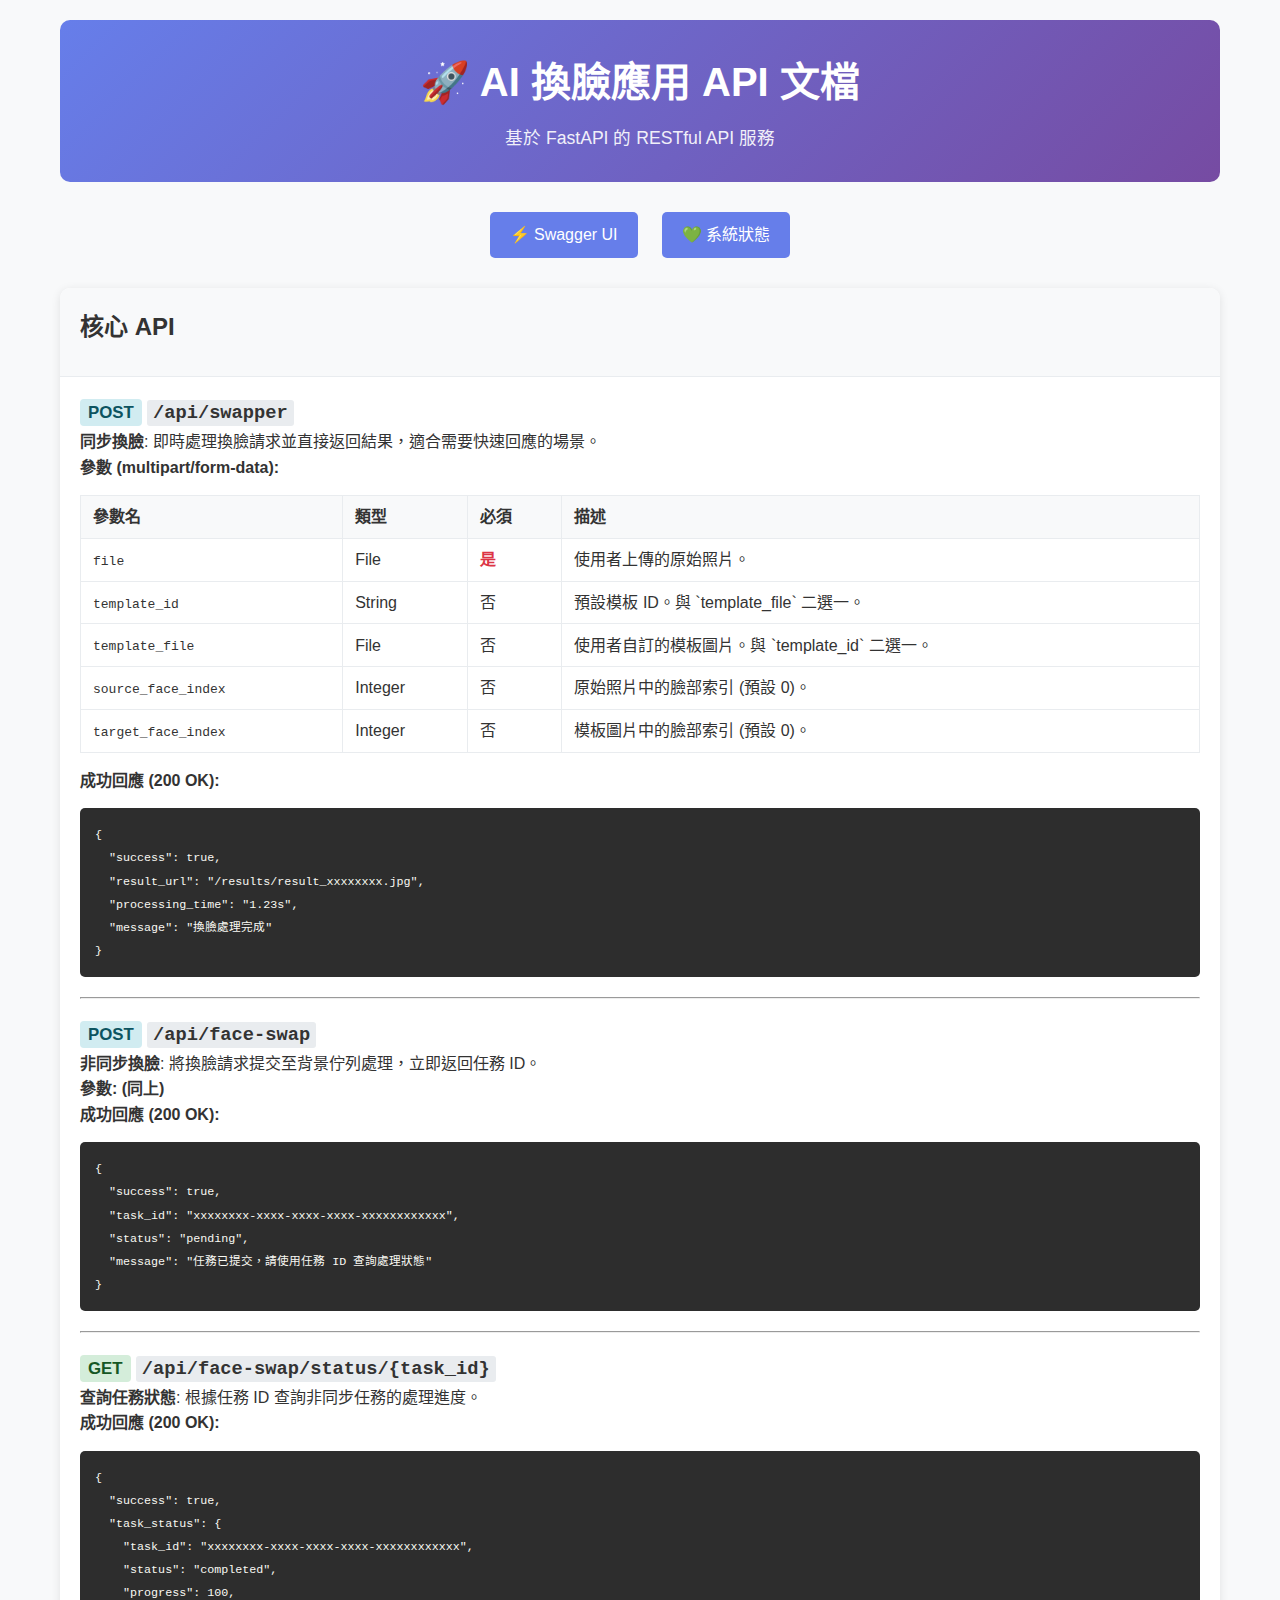
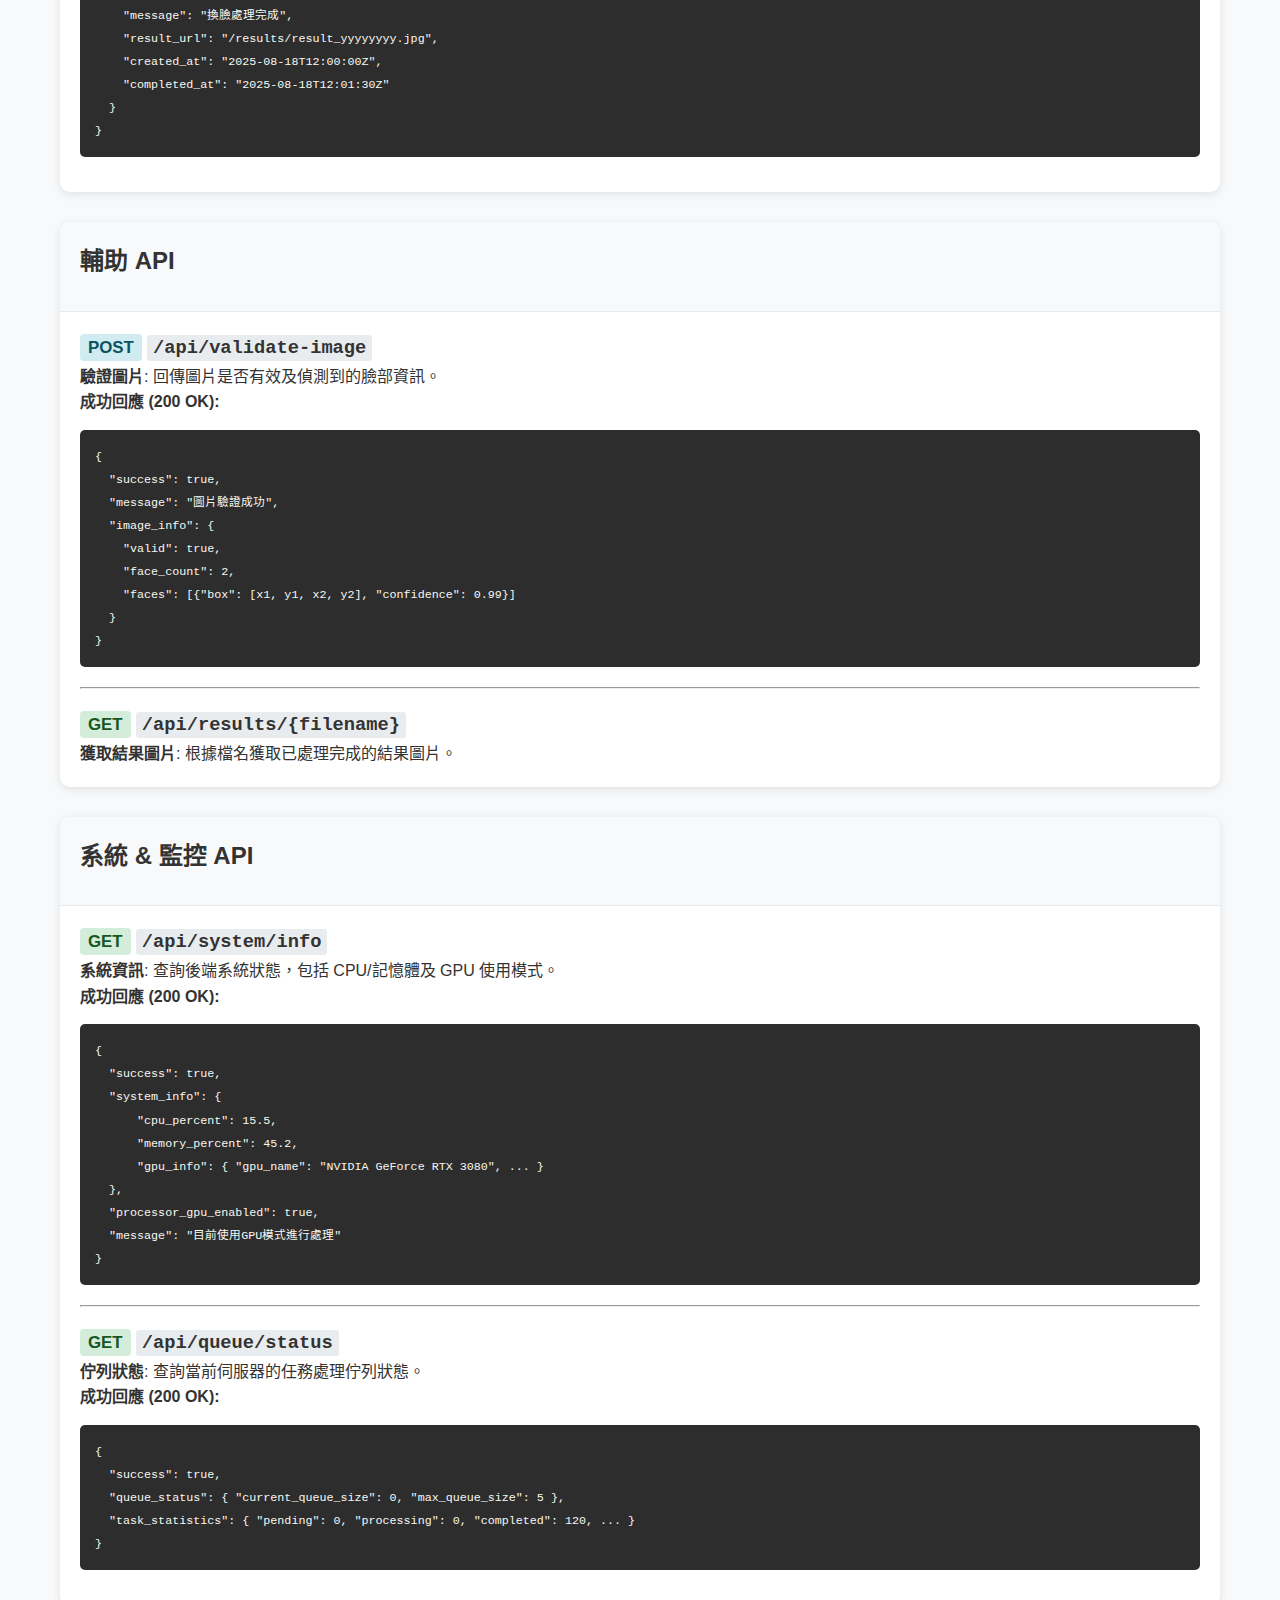
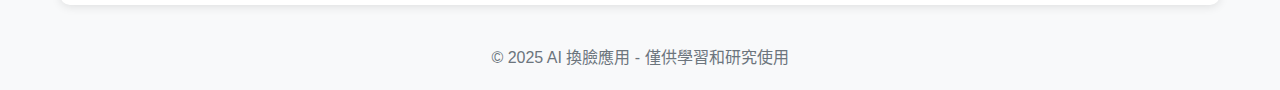
<file: frontend/api.html>
<!DOCTYPE html>
<html lang="zh-TW">
<head>
    <meta charset="UTF-8">
    <meta name="viewport" content="width=device-width, initial-scale=1.0">
    <title>API 文檔 - AI 換臉應用</title>
    <style>
        * { margin: 0; padding: 0; box-sizing: border-box; }
        body { font-family: 'Microsoft JhengHei', 'Segoe UI', sans-serif; line-height: 1.6; color: #333; background: #f8f9fa; }
        .container { max-width: 1200px; margin: 0 auto; padding: 20px; }
        .header { background: linear-gradient(135deg, #667eea, #764ba2); color: white; padding: 30px 0; text-align: center; margin-bottom: 30px; border-radius: 10px; }
        .header h1 { font-size: 2.5em; margin-bottom: 10px; }
        .header p { font-size: 1.1em; opacity: 0.9; }
        .nav-links { text-align: center; margin-bottom: 30px; }
        .nav-links a { display: inline-block; margin: 0 10px; padding: 10px 20px; background: #667eea; color: white; text-decoration: none; border-radius: 5px; transition: background 0.3s; }
        .nav-links a:hover { background: #5a6fd8; }
        .api-section { background: white; margin-bottom: 30px; border-radius: 10px; box-shadow: 0 2px 10px rgba(0,0,0,0.1); overflow: hidden; }
        .section-header { background: #f8f9fa; padding: 20px; border-bottom: 1px solid #e9ecef; }
        .section-header h2 { color: #333; margin-bottom: 10px; }
        .section-content { padding: 20px; }
        .api-table { width: 100%; border-collapse: collapse; margin-bottom: 20px; }
        .api-table th, .api-table td { padding: 12px; text-align: left; border-bottom: 1px solid #e9ecef; }
        .api-table th { background: #f8f9fa; font-weight: 600; color: #495057; }
        .method { padding: 4px 8px; border-radius: 4px; font-weight: bold; font-size: 0.9em; }
        .method.get { background: #d4edda; color: #155724; }
        .method.post { background: #d1ecf1; color: #0c5460; }
        .method.delete { background: #f8d7da; color: #721c24; }
        .endpoint { font-family: 'Courier New', monospace; background: #e9ecef; padding: 2px 6px; border-radius: 3px; }
        .code-block { background: #2d2d2d; color: #f8f8f2; border-radius: 5px; padding: 15px; margin: 15px 0; overflow-x: auto; }
        .code-block pre { margin: 0; font-family: 'Courier New', monospace; font-size: 0.9em; }
        .parameter-table { width: 100%; border-collapse: collapse; margin: 15px 0; }
        .parameter-table th, .parameter-table td { padding: 8px 12px; border: 1px solid #e9ecef; text-align: left; }
        .parameter-table th { background: #f8f9fa; }
        .required { color: #dc3545; font-weight: bold; }
        @media (max-width: 768px) {
            .container { padding: 10px; }
            .header h1 { font-size: 2em; }
            .nav-links a { display: block; margin: 5px 0; }
        }
    </style>
</head>
<body>
    <div class="container">
        <div class="header">
            <h1>🚀 AI 換臉應用 API 文檔</h1>
            <p>基於 FastAPI 的 RESTful API 服務</p>
        </div>

        <div class="nav-links">
            <a href="/api/docs" target="_blank">⚡ Swagger UI</a>
            <a href="/api/system/info" target="_blank">💚 系統狀態</a>
        </div>

        <!-- 核心 API -->
        <div class="api-section">
            <div class="section-header">
                <h2>核心 API</h2>
            </div>
            <div class="section-content">
                <!-- 同步換臉 -->
                <h3><span class="method post">POST</span> <code class="endpoint">/api/swapper</code></h3>
                <p><strong>同步換臉</strong>: 即時處理換臉請求並直接返回結果，適合需要快速回應的場景。</p>
                <h4>參數 (multipart/form-data):</h4>
                <table class="parameter-table">
                    <thead><tr><th>參數名</th><th>類型</th><th>必須</th><th>描述</th></tr></thead>
                    <tbody>
                        <tr><td><code>file</code></td><td>File</td><td><span class="required">是</span></td><td>使用者上傳的原始照片。</td></tr>
                        <tr><td><code>template_id</code></td><td>String</td><td>否</td><td>預設模板 ID。與 `template_file` 二選一。</td></tr>
                        <tr><td><code>template_file</code></td><td>File</td><td>否</td><td>使用者自訂的模板圖片。與 `template_id` 二選一。</td></tr>
                        <tr><td><code>source_face_index</code></td><td>Integer</td><td>否</td><td>原始照片中的臉部索引 (預設 0)。</td></tr>
                        <tr><td><code>target_face_index</code></td><td>Integer</td><td>否</td><td>模板圖片中的臉部索引 (預設 0)。</td></tr>
                    </tbody>
                </table>
                <h4>成功回應 (200 OK):</h4>
                <div class="code-block"><pre><code>{
  "success": true,
  "result_url": "/results/result_xxxxxxxx.jpg",
  "processing_time": "1.23s",
  "message": "換臉處理完成"
}</code></pre></div>

                <!-- 非同步換臉 -->
                <hr style="margin: 20px 0;">
                <h3><span class="method post">POST</span> <code class="endpoint">/api/face-swap</code></h3>
                <p><strong>非同步換臉</strong>: 將換臉請求提交至背景佇列處理，立即返回任務 ID。</p>
                <h4>參數: (同上)</h4>
                <h4>成功回應 (200 OK):</h4>
                <div class="code-block"><pre><code>{
  "success": true,
  "task_id": "xxxxxxxx-xxxx-xxxx-xxxx-xxxxxxxxxxxx",
  "status": "pending",
  "message": "任務已提交，請使用任務 ID 查詢處理狀態"
}</code></pre></div>

                <!-- 查詢任務狀態 -->
                <hr style="margin: 20px 0;">
                <h3><span class="method get">GET</span> <code class="endpoint">/api/face-swap/status/{task_id}</code></h3>
                <p><strong>查詢任務狀態</strong>: 根據任務 ID 查詢非同步任務的處理進度。</p>
                <h4>成功回應 (200 OK):</h4>
                <div class="code-block"><pre><code>{
  "success": true,
  "task_status": {
    "task_id": "xxxxxxxx-xxxx-xxxx-xxxx-xxxxxxxxxxxx",
    "status": "completed",
    "progress": 100,
    "message": "換臉處理完成",
    "result_url": "/results/result_yyyyyyyy.jpg",
    "created_at": "2025-08-18T12:00:00Z",
    "completed_at": "2025-08-18T12:01:30Z"
  }
}</code></pre></div>
            </div>
        </div>

        <!-- 輔助 API -->
        <div class="api-section">
            <div class="section-header">
                <h2>輔助 API</h2>
            </div>
            <div class="section-content">
                <!-- 驗證圖片 -->
                <h3><span class="method post">POST</span> <code class="endpoint">/api/validate-image</code></h3>
                <p><strong>驗證圖片</strong>: 回傳圖片是否有效及偵測到的臉部資訊。</p>
                <h4>成功回應 (200 OK):</h4>
                <div class="code-block"><pre><code>{
  "success": true,
  "message": "圖片驗證成功",
  "image_info": {
    "valid": true,
    "face_count": 2,
    "faces": [{"box": [x1, y1, x2, y2], "confidence": 0.99}]
  }
}</code></pre></div>

                <!-- 獲取結果圖片 -->
                <hr style="margin: 20px 0;">
                <h3><span class="method get">GET</span> <code class="endpoint">/api/results/{filename}</code></h3>
                <p><strong>獲取結果圖片</strong>: 根據檔名獲取已處理完成的結果圖片。</p>
            </div>
        </div>

        <!-- 系統 API -->
        <div class="api-section">
            <div class="section-header">
                <h2>系統 & 監控 API</h2>
            </div>
            <div class="section-content">
                <!-- 系統資訊 -->
                <h3><span class="method get">GET</span> <code class="endpoint">/api/system/info</code></h3>
                <p><strong>系統資訊</strong>: 查詢後端系統狀態，包括 CPU/記憶體及 GPU 使用模式。</p>
                <h4>成功回應 (200 OK):</h4>
                <div class="code-block"><pre><code>{
  "success": true,
  "system_info": {
      "cpu_percent": 15.5,
      "memory_percent": 45.2,
      "gpu_info": { "gpu_name": "NVIDIA GeForce RTX 3080", ... }
  },
  "processor_gpu_enabled": true,
  "message": "目前使用GPU模式進行處理"
}</code></pre></div>

                <!-- 佇列狀態 -->
                <hr style="margin: 20px 0;">
                <h3><span class="method get">GET</span> <code class="endpoint">/api/queue/status</code></h3>
                <p><strong>佇列狀態</strong>: 查詢當前伺服器的任務處理佇列狀態。</p>
                <h4>成功回應 (200 OK):</h4>
                <div class="code-block"><pre><code>{
  "success": true,
  "queue_status": { "current_queue_size": 0, "max_queue_size": 5 },
  "task_statistics": { "pending": 0, "processing": 0, "completed": 120, ... }
}</code></pre></div>
            </div>
        </div>

        <div style="text-align: center; margin-top: 40px; color: #6c757d;">
            <p>© 2025 AI 換臉應用 - 僅供學習和研究使用</p>
        </div>
    </div>
</body>
</html>
</file>
